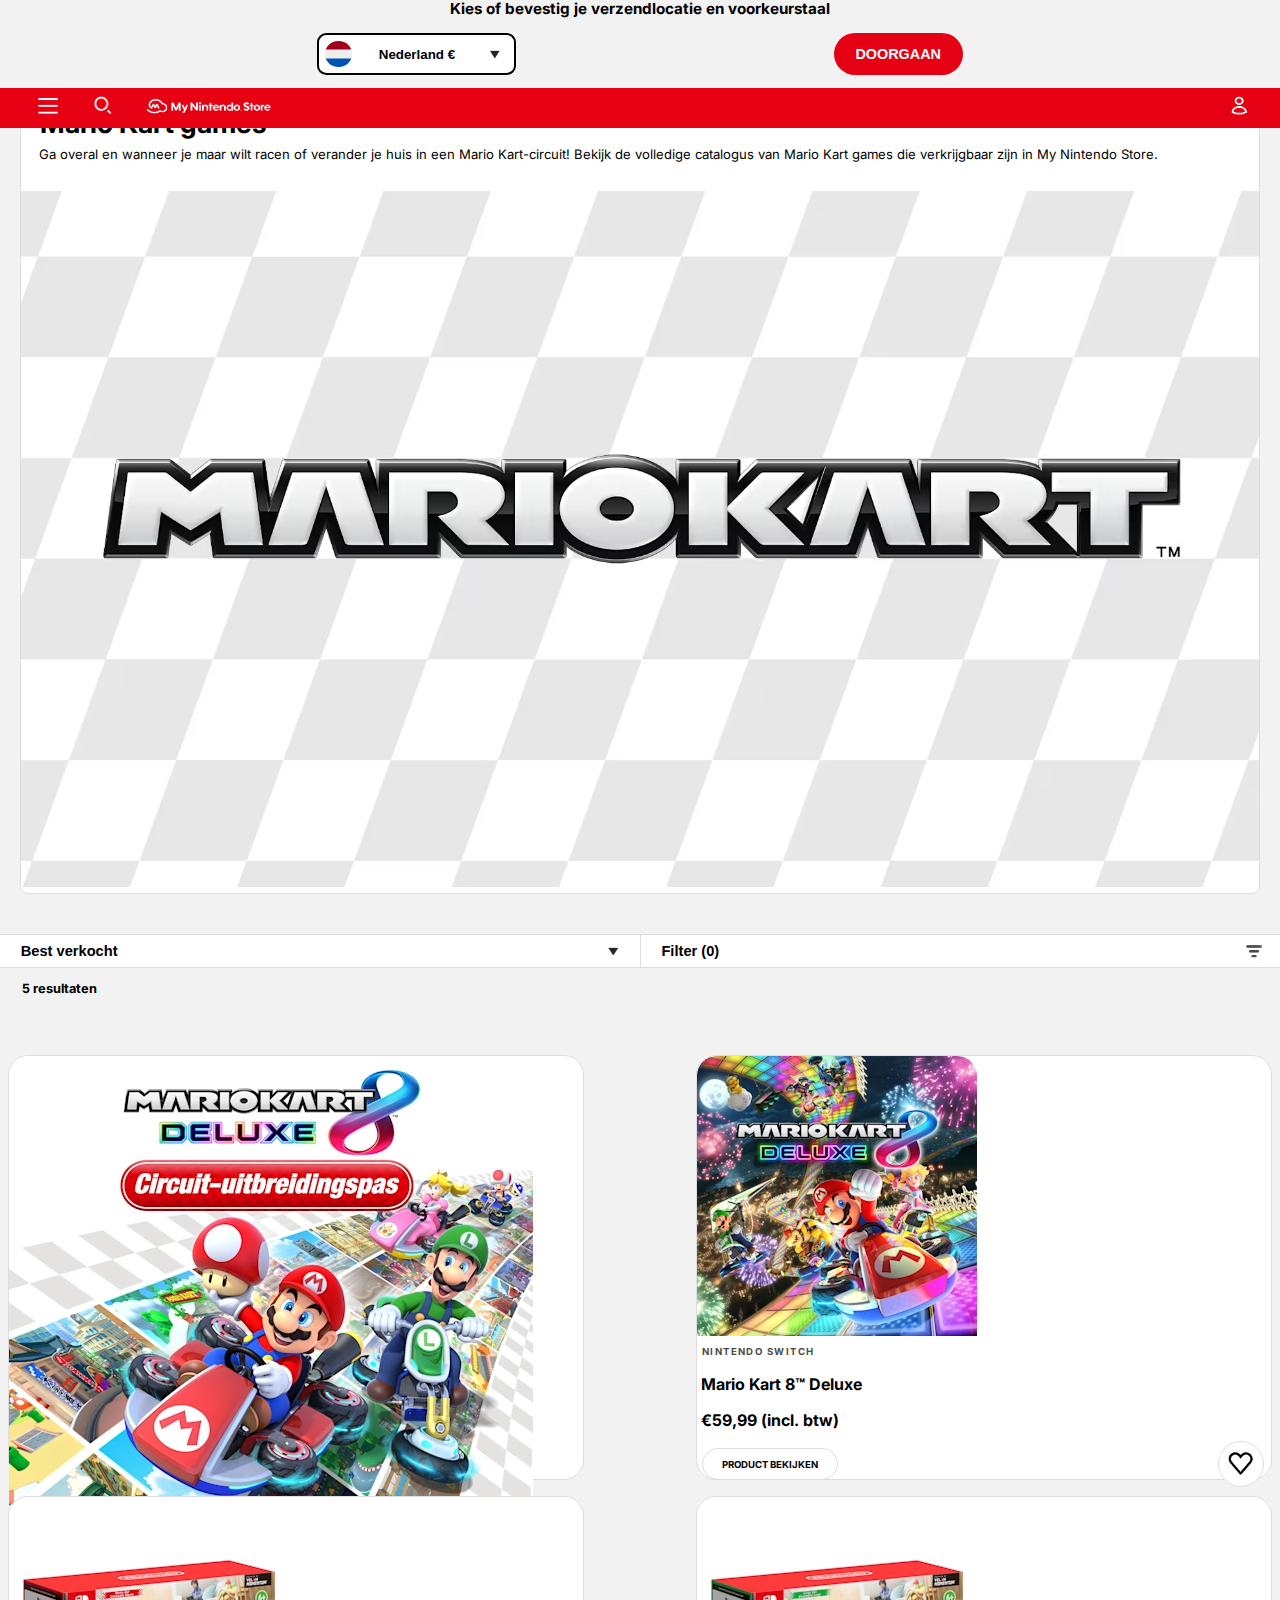
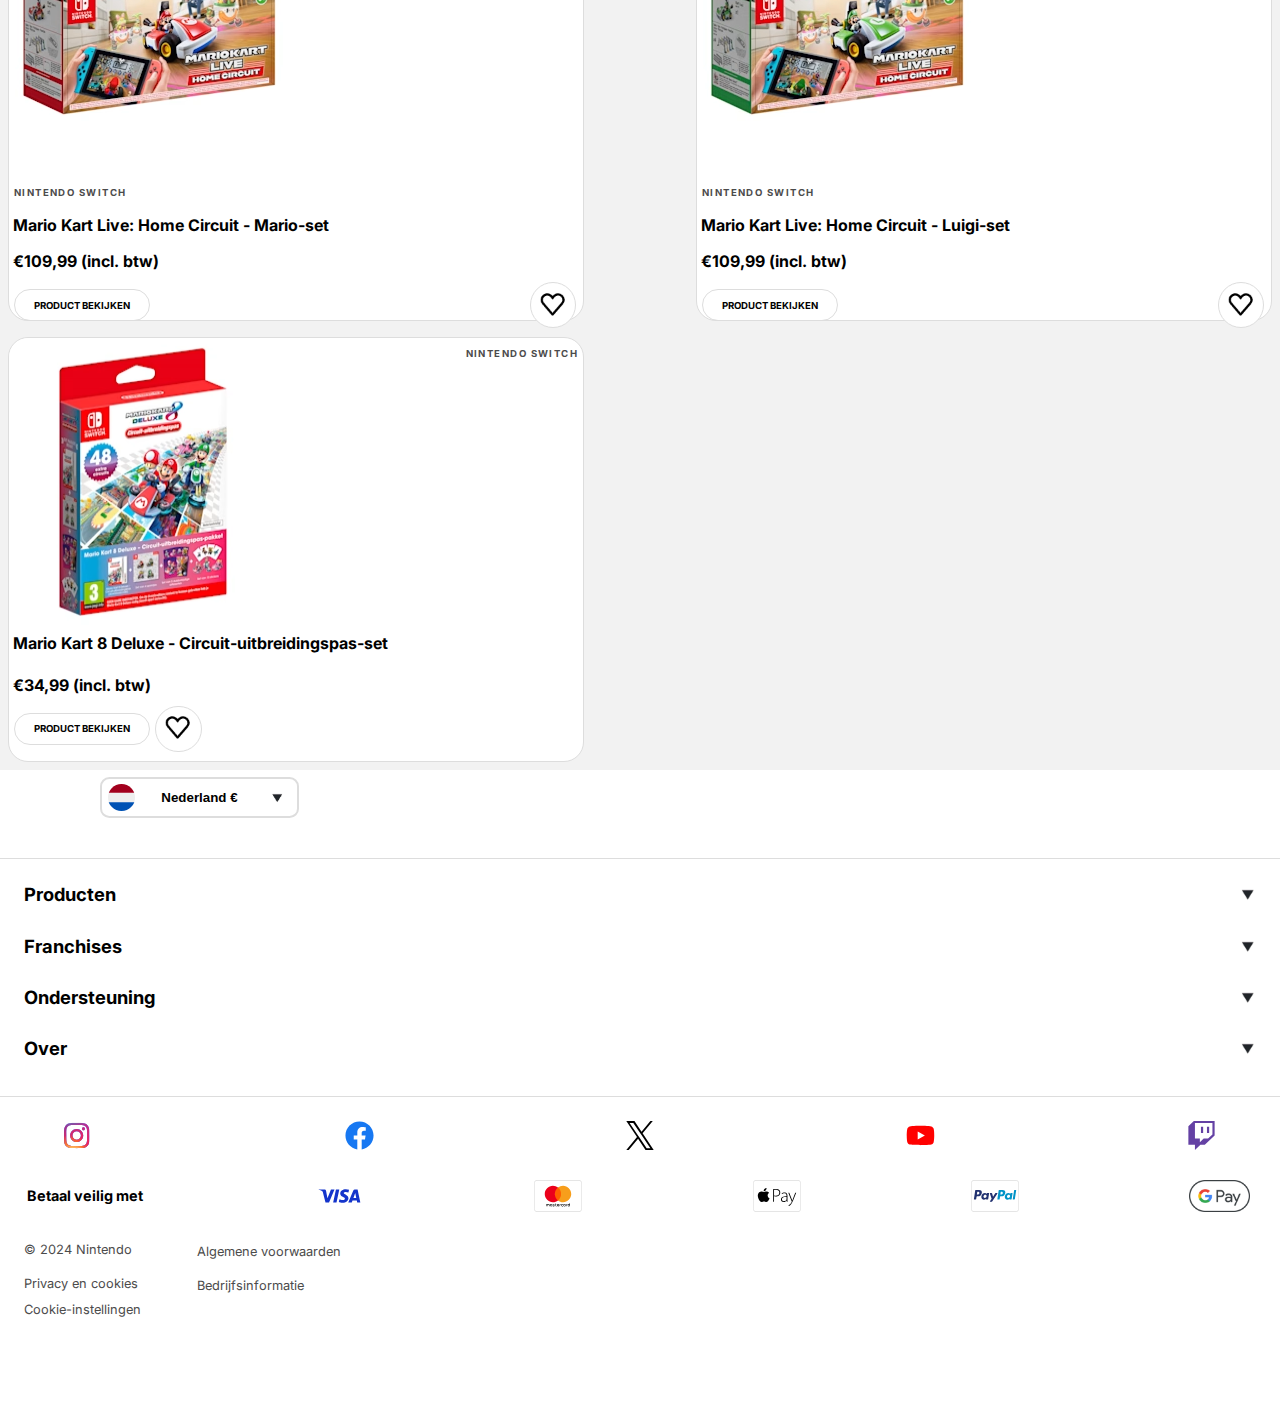
<file: index.html>
<!DOCTYPE html>
<html lang="nl">

<head>
	<meta charset="UTF-8">
	<meta name="author" content="Mart Roskam">
	<meta name="viewport" content="width=device-width, initial-scale=1">

	<title>Mario Kart overzichtpagina</title>

	<link href="styles/style.css" rel="stylesheet">
	<link rel="icon" type="image/svg+xml" href="images/favicon.png">
	<!-- Bron: https://store.nintendo.nl/nl/games/shop-by-franchise/mario-kart-games?sort=top-sellers-->
</head>

<body>
	<header>
		<section id="verdwijnHeader">
			<p>Kies of bevestig je verzendlocatie en voorkeurstaal</p>
			<div>
				<div class="dropdown-container">
					<button id="toggleButton" aria-label="Land selecteren">
						<img src="images/nl.svg" alt="Nederlandse vlag">
						<!-- Bron: https://store.nintendo.nl/nl/games/shop-by-franchise/mario-kart-games?sort=top-sellers-->
						<span>Nederland €</span>
						<img src="images/arrowdown.png" alt="Dropdown menu" class="arrowIcon">
						<!-- Bron: https://store.nintendo.nl/nl/games/shop-by-franchise/mario-kart-games?sort=top-sellers-->
					</button>
					<p id="dropdownContent" class="hidden">Meer opties...</p>
				</div>
				<div>
					<button id="doorgaanKnop">Doorgaan</button>
				</div>
			</div>
		</section>
		<nav>
			<button><img src="images/hamburgericon.png" alt="Menu" id="hamburgerButton"></button>
			<!-- Bron: https://store.nintendo.nl/nl/games/shop-by-franchise/mario-kart-games?sort=top-sellers-->
			<button><img src="images/searchicon.png" alt="Zoeken"></button>
			<!-- Bron: https://store.nintendo.nl/nl/games/shop-by-franchise/mario-kart-games?sort=top-sellers-->
			<a href="nintendohome.html"><img src="images/mynintendostorelogo.png" alt="Home"></a>
			<!-- Bron: https://www.nintendo.com/en-gb/My-Nintendo-Store/Legal/Terms-of-Delivery-1361209.html-->
			<button><img src="images/profileicon.png" alt="Naar profiel"></button>
			<!-- Bron: https://store.nintendo.nl/nl/games/shop-by-franchise/mario-kart-games?sort=top-sellers-->
		</nav>
		<div id="popupMenu" class="popup hidden">
			<div class="popup-content">
				<div>
					<h2>Menu</h2>
					<span id="closePopup" class="close">&times;</span>
				</div>
				<div>
					<ul>
						<li><a href="nieuw.html"><span>Nieuw</span> <img src="images/arrowright.png" alt="Open submenu"></a></li>
						<li><a href="spelsystemen.html"><span>Spelsystemen</span> <img src="images/arrowright.png" alt="Open submenu"></a></li>
						<li><a href="games.html"><span>Games</span> <img src="images/arrowright.png" alt="Open submenu"></a></li>
						<li><a href="merchandise.html"><span>Merchandise</span> <img src="images/arrowright.png" alt="Open submenu"></a></li>
						<li><a href="franchises.html"><span>Franchises</span> <img src="images/arrowright.png" alt="Open submenu"></a></li>
						<!-- Bron: https://store.nintendo.nl/nl/games/shop-by-franchise/mario-kart-games?sort=top-sellers-->
					</ul>
				</div>
				<div>
					<ul>
						<li><a href="account.html">Mijn account</a></li>
						<li><a href="verlanglijst.html">Verlanglijst</a></li>
						<li><a href="mijnbestellingen.html">Mijn bestellingen</a></li>
						<li><a href="hulpenveelgesteldevragen.html">Hulp en veelgestelde vragen</a></li>
					</ul>
				</div>
			</div>
		</div>
	</header>
	<main id="indexmain">
		<section>
			<div>
				<img src="images/arrowleft.png" alt="Terug naar winkelen op franchise">
				<!-- Bron: https://store.nintendo.nl/nl/games/shop-by-franchise/mario-kart-games?sort=top-sellers-->
				<a href="franchise.html" aria-label="Terug naar franchises">Winkelen op franchise</a>
			</div>
			<div>
				<h1>Mario Kart games</h1>
				<p>Ga overal en wanneer je maar wilt racen of verander je huis in een Mario Kart-circuit! Bekijk de
					volledige catalogus van Mario Kart games die verkrijgbaar zijn in My Nintendo Store.</p>
				<img src="images/mariokartgrijs.avif" alt="Logo van de Mario Kart game">
				<!-- Bron: https://store.nintendo.nl/nl/games/shop-by-franchise/mario-kart-games?sort=top-sellers-->
			</div>
			<div>
				<button aria-label="Sorteren op">
					<span>Best verkocht</span>
					<img src="images/arrowdown.png" alt="Dropdown menu">
					<!-- Bron: https://store.nintendo.nl/nl/games/shop-by-franchise/mario-kart-games?sort=top-sellers-->
				</button>
				<button aria-label="Filteren op">
					<span>Filter (0)</span>
					<img src="images/filtericon.png" alt="Filteren">
					<!-- Bron: https://store.nintendo.nl/nl/games/shop-by-franchise/mario-kart-games?sort=top-sellers-->
				</button>
			</div>
			<div>
				<p>5 resultaten</p>
			</div>
		</section>
		<section>
			<section class="card">
				<img src="images/circuituitbreidingpas.png" alt="Cover van de uitbreidingpas voor Mario Kart 8">
				<!-- Bron: https://store.nintendo.nl/nl/games/shop-by-franchise/mario-kart-games?sort=top-sellers-->
				<p>Nintendo Switch</p>
				<h2>Mario Kart 8 Deluxe – Circuit uitbreidingspas</h2>
				<div>
					<h2>€24,99 (incl. btw)</h2>
					<div>
						<a href="mariokartdeluxe8uitbreidingpas.html" aria-label="Mario kart 8 Deluxe uitbreidingspas product bekijken">Product bekijken</a>
						<button>
							<img src="images/hearticon.png" alt="Mario kart 8 Deluxe uitbreidingspas toevoegen aan favorieten">
							<!-- Bron: https://store.nintendo.nl/nl/games/shop-by-franchise/mario-kart-games?sort=top-sellers-->
						</button>
					</div>
				</div>
			</section>
			<section class="card">
				<img src="images/mariokart8deluxe.png" alt="Cover van Mario Kart 8 Deluxe">
				<!-- Bron: https://store.nintendo.nl/nl/games/shop-by-franchise/mario-kart-games?sort=top-sellers-->
				<p>Nintendo Switch</p>
				<h2>Mario Kart 8™ Deluxe</h2>
				<div>
					<h2>€59,99 (incl. btw)</h2>
					<div>
						<a href="mariokart8deluxe.html" aria-label="Mario kart 8 Deluxe product bekijken">Product bekijken</a>
						<button>
							<img src="images/hearticon.png" alt="Mario kart 8 Deluxe toevoegen aan favorieten">
							<!-- Bron: https://store.nintendo.nl/nl/games/shop-by-franchise/mario-kart-games?sort=top-sellers-->
						</button>
					</div>
				</div>
			</section>
			<section class="card">
				<img src="images/marioset.png" alt="Doos van de mario kart thuisset (mario versie)">
				<!-- Bron: https://store.nintendo.nl/nl/games/shop-by-franchise/mario-kart-games?sort=top-sellers-->
				<p>Nintendo Switch</p>
				<h2>Mario Kart Live: Home Circuit - Mario-set</h2>
				<div>
					<h2>€109,99 (incl. btw)</h2>
					<div>
						<a href="mariokartthuissetmario.html" aria-label="Mario kart live home circuit mario set product bekijken">Product bekijken</a>
						<button>
							<img src="images/hearticon.png" alt="Mario kart live home circuit mario set toevoegen aan favorieten">
							<!-- Bron: https://store.nintendo.nl/nl/games/shop-by-franchise/mario-kart-games?sort=top-sellers-->
						</button>
					</div>
				</div>
			</section>
			<section class="card">
				<img src="images/luigiset.png" alt="Doos van de mario kart thuisset (luigi versie)">
				<!-- Bron: https://store.nintendo.nl/nl/games/shop-by-franchise/mario-kart-games?sort=top-sellers-->
				<p>Nintendo Switch</p>
				<h2>Mario Kart Live: Home Circuit - Luigi-set</h2>
				<div>
					<h2>€109,99 (incl. btw)</h2>
					<div>
						<a href="mariokartthuissetluigi.html" aria-label="Mario kart live home circuit luigi set product bekijken">Product bekijken</a>
						<button>
							<img src="images/hearticon.png" alt="Mario kart live home circuit luigi set toevoegen aan favorieten">
							<!-- Bron: https://store.nintendo.nl/nl/games/shop-by-franchise/mario-kart-games?sort=top-sellers-->
						</button>
					</div>
				</div>
			</section>
			<section class="card">
				<img src="images/uitbreidingspasset.png" alt="Doos van van de uitbreidingset">
				<!-- Bron: https://store.nintendo.nl/nl/games/shop-by-franchise/mario-kart-games?sort=top-sellers-->
				<p>Nintendo Switch</p>
				<h2>Mario Kart 8 Deluxe - Circuit-uitbreidingspas-set</h2>
				<div>
					<h2>€34,99 (incl. btw)</h2>
					<div>
						<a href="mariokartdeluxe8uitbreidingpasset.html" aria-label="Mario kart 8 Deluxe uitbreidingspasset product bekijken">Product bekijken</a>
						<button>
							<img src="images/hearticon.png" alt="Mario kart 8 Deluxe uitbreidingspasset toevoegen aan favorieten">
							<!-- Bron: https://store.nintendo.nl/nl/games/shop-by-franchise/mario-kart-games?sort=top-sellers-->
						</button>
					</div>
				</div>
			</section>
		</section>
	</main>
	<footer>
		<div>
			<button aria-label="Land selecteren">
				<img src="images/nl.svg" alt="Nederlandse vlag">
				<!-- Bron: https://store.nintendo.nl/nl/games/shop-by-franchise/mario-kart-games?sort=top-sellers-->
				<span>Nederland €</span>
				<img src="images/arrowdown.png" alt="Dropdown menu">
				<!-- Bron: https://store.nintendo.nl/nl/games/shop-by-franchise/mario-kart-games?sort=top-sellers-->
			</button>
		</div>
		<details>
			<summary>
				<span>Producten</span>
				<img src="images/arrowdown.png" alt="Dropdown menu">
			</summary>
			<ul>
				<li><a href="steljeeigennintendoswitchspelsysteembundelsamen.html">Stel je eigen Nintendo-Switch-spelsysteembundel samen</a></li>
				<li><a href="nintendoswitchspelsystemen.html">Nintendo Switch-spelsystemen</a></li>
				<li><a href="nintendoswitchgames.html">Nintendo Switch-games</a></li>
				<li><a href="nieuwstereleases.html">Nieuwste releases</a></li>
				<li><a href="mynintendobeloningen.html">My nintendo-beloningen</a></li>
				<li><a href="exclusiefvoormynintendostore.html">Exclusief voor My Nintendo Store</a></li>
			</ul>
		</details>
		<details>
			<summary>
				<span>Franchises</span>
				<img src="images/arrowdown.png" alt="Dropdown menu">
				<!-- Bron: https://store.nintendo.nl/nl/games/shop-by-franchise/mario-kart-games?sort=top-sellers-->
			</summary>
			<ul>
				<li><a href="supermario.html">Super Mario</a></li>
				<li><a href="pokemon.html">Pokemon</a></li>
				<li><a href="thelegendofzelda.html">The Legend Of Zelda</a></li>
				<li><a href="animalcrossing.html">Animal Crossing</a></li>
				<li><a href="splatoon.html">Splatoon</a></li>
				<li><a href="mariokart.html">Mario Kart</a></li>
				<li><a href="monsterhunter.html">Monster Hunter</a></li>
			</ul>
		</details>
		<details>
			<summary>
				<span>Ondersteuning</span>
				<img src="images/arrowdown.png" alt="Dropdown menu">
				<!-- Bron: https://store.nintendo.nl/nl/games/shop-by-franchise/mario-kart-games?sort=top-sellers-->
			</summary>
			<ul>
				<li><a href="hulpenveelgesteldevragen.html">Hulp en veelgestelde vragen</a></li>
			</ul>
		</details>
		<details>
			<summary>
				<span>Over</span>
				<img src="images/arrowdown.png" alt="Dropdown menu">
				<!-- Bron: https://store.nintendo.nl/nl/games/shop-by-franchise/mario-kart-games?sort=top-sellers-->
			</summary>
			<ul>
				<li><a href="mynintendostore.html">My Nintendo Store</a></li>
				<li><a href="mynintendo.html">My Nintendo</a></li>
				<li><a href="nintendonl.html">Nintendo.nl</a></li>
				<li><a href="vacatures.html">Vacatures</a></li>
			</ul>
		</details>
		<nav>
			<ul>
				<li><a href="instagram.html"><img src="images/instagram.svg" alt="Instagram van nintendo"></a></li>
				<!-- Bron: https://store.nintendo.nl/nl/games/shop-by-franchise/mario-kart-games?sort=top-sellers-->
				<li><a href="facebook.html"><img src="images/facebook.svg" alt="Facebook van nintendo"></a></li>
				<!-- Bron: https://store.nintendo.nl/nl/games/shop-by-franchise/mario-kart-games?sort=top-sellers-->
				<li><a href="twitter.html"><img src="images/twitter.svg" alt="Twitter van nintendo"></a></li>
				<!-- Bron: https://store.nintendo.nl/nl/games/shop-by-franchise/mario-kart-games?sort=top-sellers-->
				<li><a href="youtube.html"><img src="images/youtube.svg" alt="Youtube van nintendo"></a></li>
				<!-- Bron: https://store.nintendo.nl/nl/games/shop-by-franchise/mario-kart-games?sort=top-sellers-->
				<li><a href="twitch.html"><img src="images/twitch.svg" alt="Twitch van nintendo"></a></li>
				<!-- Bron: https://store.nintendo.nl/nl/games/shop-by-franchise/mario-kart-games?sort=top-sellers-->
			</ul>
		</nav>
		<div>
			<p>Betaal veilig met</p>
			<img src="images/visa.svg" alt="Logo van visa">
			<!-- Bron: https://store.nintendo.nl/nl/games/shop-by-franchise/mario-kart-games?sort=top-sellers-->
			<img src="images/mastercard.svg" alt="Logo van mastercard">
			<!-- Bron: https://store.nintendo.nl/nl/games/shop-by-franchise/mario-kart-games?sort=top-sellers-->
			<img src="images/apple-pay.svg" alt="Logo van apple pay">
			<!-- Bron: https://store.nintendo.nl/nl/games/shop-by-franchise/mario-kart-games?sort=top-sellers-->
			<img src="images/paypal.svg" alt="Logo van paypal">
			<!-- Bron: https://store.nintendo.nl/nl/games/shop-by-franchise/mario-kart-games?sort=top-sellers-->
			<img src="images/google-pay.png" alt="Logo van google pay">
			<!-- Bron: https://store.nintendo.nl/nl/games/shop-by-franchise/mario-kart-games?sort=top-sellers-->
		</div>
		<nav>
			<ul>
				<li><p>© 2024 Nintendo</p></li>
				<li><a href="privacy.html">Privacy en cookies</a></li>
				<li><a href="cookiesettings.html">Cookie-instellingen</a></li>
			</ul>
			<ul>
				<li><a href="algemenevoorwaarden.html">Algemene voorwaarden</a></li>
				<li><a href="bedrijfsinformatie.html">Bedrijfsinformatie</a></li>
			</ul>
		</nav>
	</footer>

	<script defer src="scripts/script.js"></script>
</body>

</html>
</file>
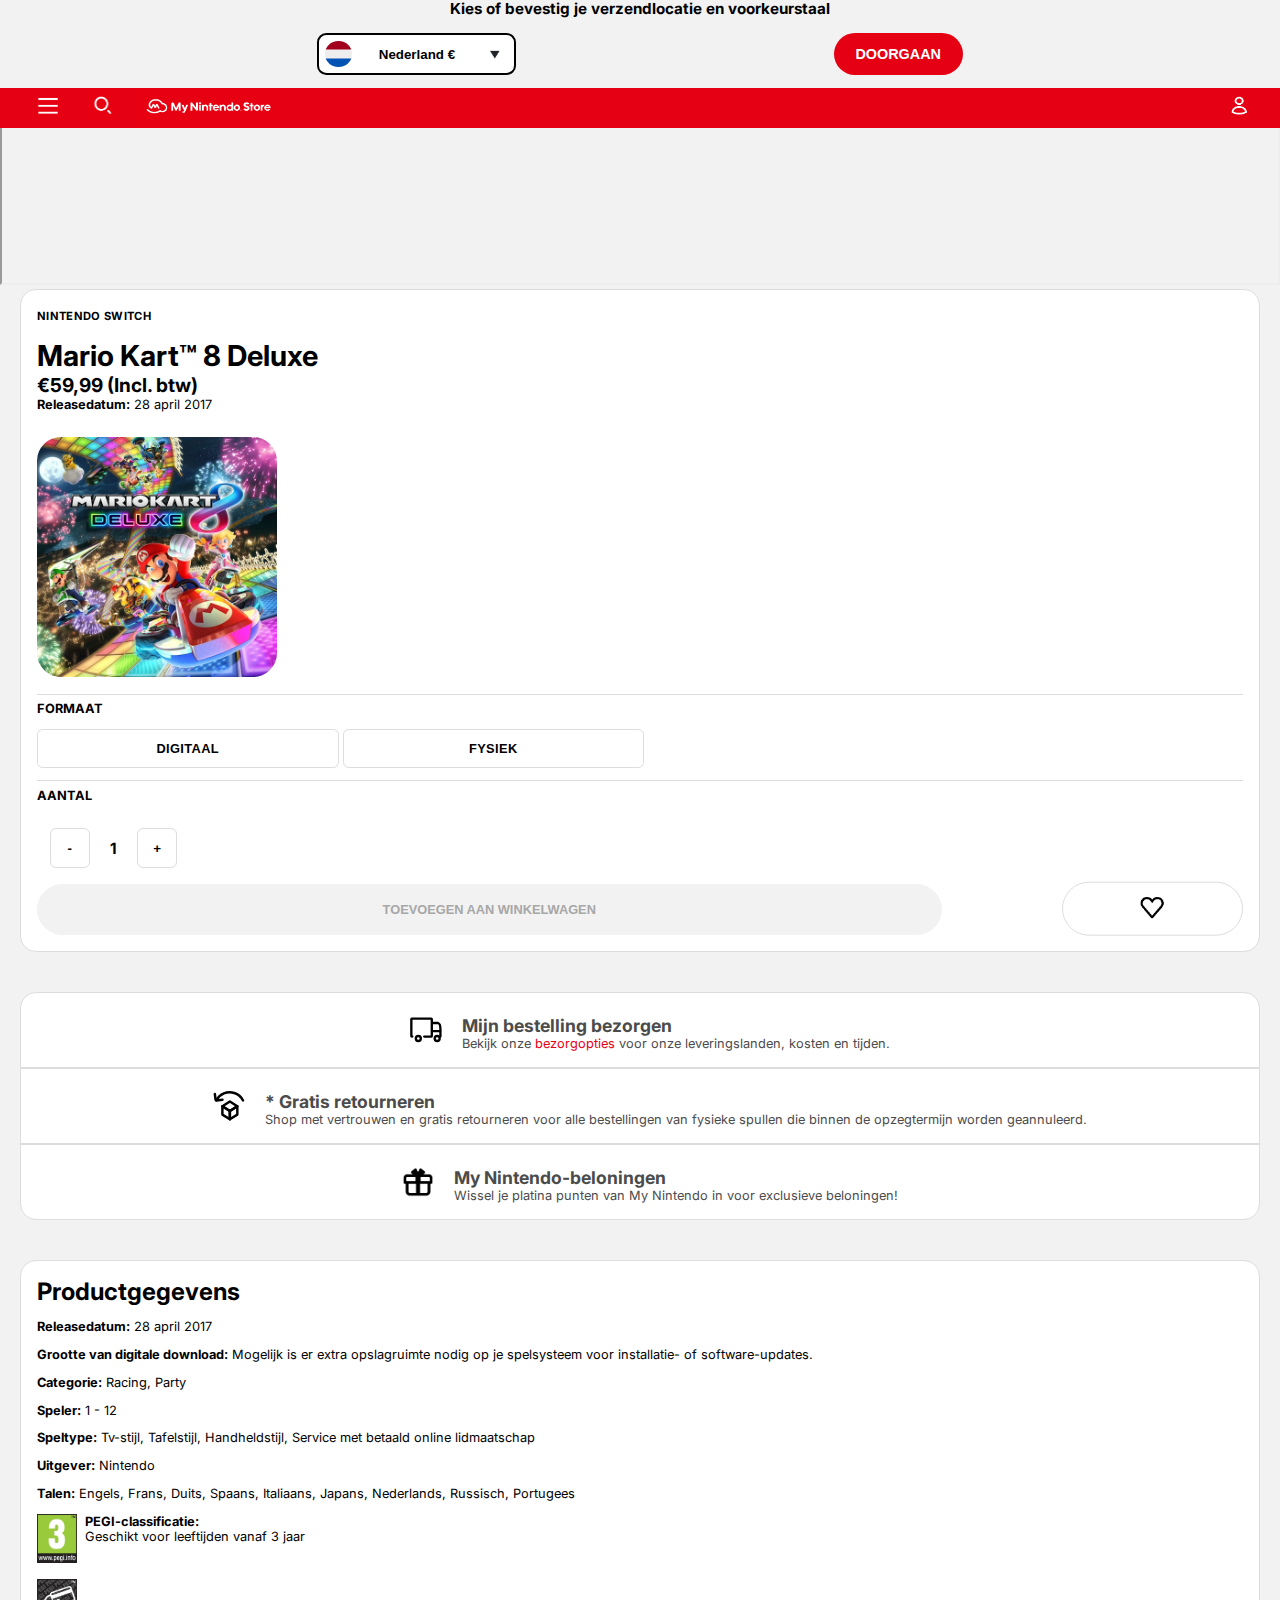
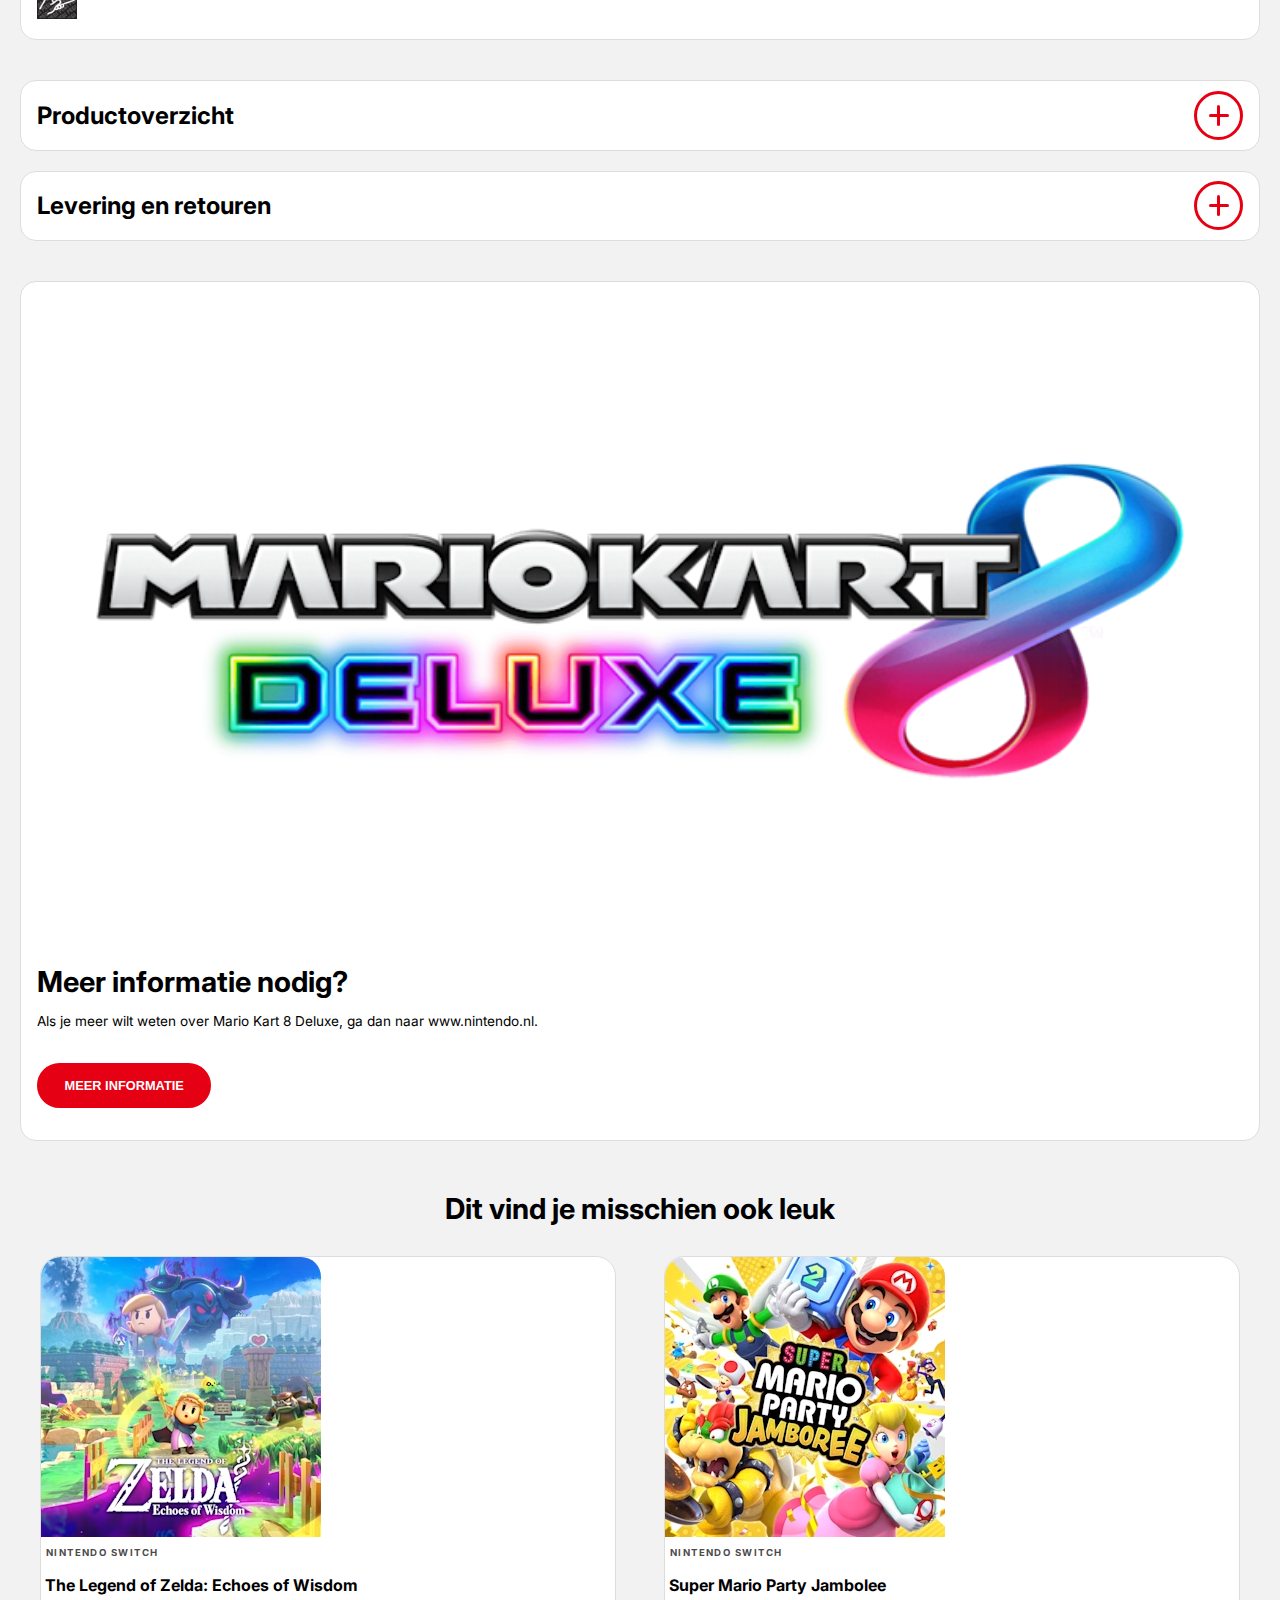
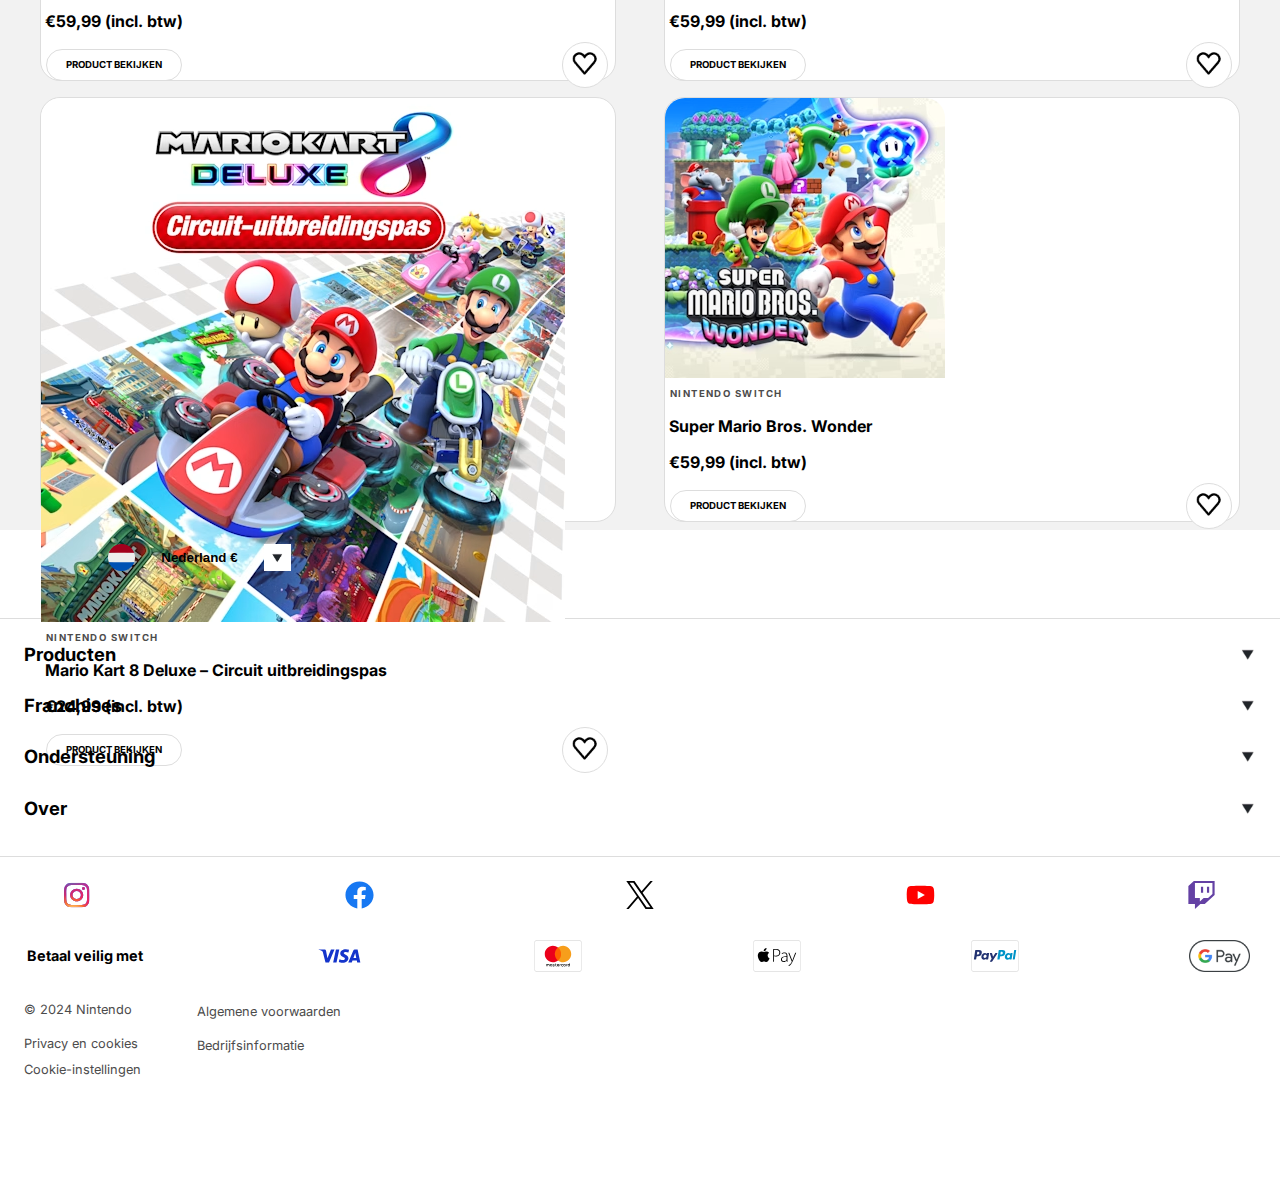
<file: mariokart8deluxe.html>
<!DOCTYPE html>
<html lang="nl">

<head>
	<meta charset="UTF-8">
	<meta name="author" content="Mart Roskam">
	<meta name="viewport" content="width=device-width, initial-scale=1">

	<title>Mario Kart 8 Deluxe pagina</title>

	<link href="styles/style.css" rel="stylesheet">
	<link rel="icon" type="image/svg+xml" href="images/favicon.png">
	<!-- Bron: https://store.nintendo.nl/nl/games/shop-by-franchise/mario-kart-games?sort=top-sellers-->
</head>

<body>
    <header>
		<section id="verdwijnHeader">
			<p>Kies of bevestig je verzendlocatie en voorkeurstaal</p>
			<div>
				<div class="dropdown-container">
					<button id="toggleButton" aria-label="Land selecteren">
						<img src="images/nl.svg" alt="Nederlandse vlag">
						<!-- Bron: https://store.nintendo.nl/nl/games/shop-by-franchise/mario-kart-games?sort=top-sellers-->
						<span>Nederland €</span>
						<img src="images/arrowdown.png" alt="Dropdown menu" class="arrowIcon">
						<!-- Bron: https://store.nintendo.nl/nl/games/shop-by-franchise/mario-kart-games?sort=top-sellers-->
					</button>
					<p id="dropdownContent" class="hidden">Meer opties...</p>
				</div>
				<div>
					<button id="doorgaanKnop">Doorgaan</button>
				</div>
			</div>
		</section>
		<nav>
			<button><img src="images/hamburgericon.png" alt="Menu" id="hamburgerButton"></button>
			<!-- Bron: https://store.nintendo.nl/nl/games/shop-by-franchise/mario-kart-games?sort=top-sellers-->
			<button><img src="images/searchicon.png" alt="Zoeken"></button>
			<!-- Bron: https://store.nintendo.nl/nl/games/shop-by-franchise/mario-kart-games?sort=top-sellers-->
			<a href="nintendohome.html"><img src="images/mynintendostorelogo.png" alt="Home"></a>
			<!-- Bron: https://www.nintendo.com/en-gb/My-Nintendo-Store/Legal/Terms-of-Delivery-1361209.html-->
			<button><img src="images/profileicon.png" alt="Profiel"></button>
			<!-- Bron: https://store.nintendo.nl/nl/games/shop-by-franchise/mario-kart-games?sort=top-sellers-->
		</nav>
		<div id="popupMenu" class="popup hidden">
			<div class="popup-content">
				<div>
					<h2>Menu</h2>
					<span id="closePopup" class="close">&times;</span>
				</div>
				<div>
					<ul>
						<li><a href="nieuw.html"><span>Nieuw</span> <img src="images/arrowright.png" alt="Open submenu"></a></li>
						<li><a href="spelsystemen.html"><span>Spelsystemen</span> <img src="images/arrowright.png" alt="Open submenu"></a></li>
						<li><a href="games.html"><span>Games</span> <img src="images/arrowright.png" alt="Open submenu"></a></li>
						<li><a href="merchandise.html"><span>Merchandise</span> <img src="images/arrowright.png" alt="Open submenu"></a></li>
						<li><a href="franchises.html"><span>Franchises</span> <img src="images/arrowright.png" alt="Open submenu"></a></li>
						<!-- Bron: https://store.nintendo.nl/nl/games/shop-by-franchise/mario-kart-games?sort=top-sellers-->
					</ul>
				</div>
				<div>
					<ul>
						<li><a href="account.html">Mijn account</a></li>
						<li><a href="verlanglijst.html">Verlanglijst</a></li>
						<li><a href="mijnbestellingen.html">Mijn bestellingen</a></li>
						<li><a href="hulpenveelgesteldevragen.html">Hulp en veelgestelde vragen</a></li>
					</ul>
				</div>
			</div>
		</div>
	</header>
	<main id="mariokart8deluxemain">
		<section>
			<div>
				<img src="images/arrowleft.png" alt="Terug naar games">
				<!-- Bron: https://store.nintendo.nl/nl/games/shop-by-franchise/mario-kart-games?sort=top-sellers-->
				<a href="index.html" aria-label="Terug naar games">Games</a>
			</div>
			<div>
				<iframe src="https://www.youtube.com/embed/HYEAQcHo9HA?si=zLvEVtJHi4kk8y9D" aria-label="Trailer Mario Kart 8 Deluxe" title="Mario Kart video player" allow="accelerometer; autoplay; clipboard-write; encrypted-media; gyroscope; picture-in-picture; web-share" referrerpolicy="strict-origin-when-cross-origin" allowfullscreen></iframe>
				<!--Bron: https://www.youtube.com/watch?v=HYEAQcHo9HA&ab_channel=NintendoNederland-->
			</div>
			<div>
				<p>Nintendo Switch</p>
				<h1>Mario Kart™ 8 Deluxe</h1>
				<h2>€59,99 (Incl. btw)</h2>
				<p><span>Releasedatum:</span> 28 april 2017</p>
				<img src="images/mariokartslider1.png" alt="Foto van de mario kart 8 deluxe game">
				<!-- https://store.nintendo.nl/nl/mario-kart-8-deluxe-70010000000126 -->
				<p>Formaat</p>
				<button class="mariokart8button" aria-label="Digitale versie van Mario Kart 8 Deluxe">Digitaal</button>
				<button class="mariokart8button" aria-label="Fysieke versie van Mario Kart 8 Deluxe">Fysiek</button>
				<p>Aantal</p>
				<div>
					<button aria-label="Aantal producten verlagen met 1">-</button>
					<p>1</p>
					<button aria-label="Aantal producten verhogen met 1">+</button>
				</div>
				<div>
					<button aria-label="Mario Kart 8 Deluxe toevoegen aan winkelwagen">Toevoegen aan winkelwagen</button>
					<button><img src="images/hearticon.png" alt="Mario Kart 8 Deluxe toevoegen aan favorieten"></button>
					<!-- Bron: https://store.nintendo.nl/nl/games/shop-by-franchise/mario-kart-games?sort=top-sellers-->
				</div>
			</div>
		</section>
		<section>
			<div>
				<img src="images/deliveryicon.svg" alt="Postbezorger bus icon">
				<!-- https://store.nintendo.nl/nl/mario-kart-8-deluxe-70010000000126 -->
				<div>
					<h3>Mijn bestelling bezorgen</h3>
					<p>Bekijk onze <span>bezorgopties</span> voor onze leveringslanden, kosten en tijden.</p>
				</div>
			</div>
			<div>
				<img src="images/returnicon.svg" alt="Pakketje terugsturen icon">
				<!-- https://store.nintendo.nl/nl/mario-kart-8-deluxe-70010000000126 -->
				<div>
					<h3>* Gratis retourneren</h3>
					<p>Shop met vertrouwen en gratis retourneren voor alle bestellingen van fysieke spullen die binnen de opzegtermijn worden geannuleerd.</p>
				</div>
			</div>
			<div>
				<img src="images/rewardicon.png" alt="Cadeau icon">
				<!-- https://store.nintendo.nl/nl/mario-kart-8-deluxe-70010000000126 -->
				<div>
					<h3>My Nintendo-beloningen</h3>
					<p>Wissel je platina punten van My Nintendo in voor exclusieve beloningen!</p>
				</div>
			</div>
		</section>
		<section>
			<h2>Productgegevens</h2>
			<p><span>Releasedatum:</span> 28 april 2017</p>
			<p><span>Grootte van digitale download:</span> Mogelijk is er extra opslagruimte nodig op je spelsysteem voor installatie- of software-updates.</p>
			<p><span>Categorie:</span> Racing, Party</p>
			<p><span>Speler:</span> 1 - 12</p>
			<p><span>Speltype:</span> Tv-stijl, Tafelstijl, Handheldstijl, Service met betaald online lidmaatschap</p>
			<p><span>Uitgever:</span> Nintendo</p>
			<p><span>Talen:</span> Engels, Frans, Duits, Spaans, Italiaans, Japans, Nederlands, Russisch, Portugees</p>
			<div>
			<img src="images/pegi3.png" alt="Geschikt voor kinderen vanaf 3 jaar">
			<!-- https://store.nintendo.nl/nl/mario-kart-8-deluxe-70010000000126 -->
				<div>
					<p><span>PEGI-classificatie:</span></p>
					<p>Geschikt voor leeftijden vanaf 3 jaar</p>
				</div>
			</div>
			<img src="images/pegicard.png" alt="Game bevat in game aankopen">
			<!-- https://store.nintendo.nl/nl/mario-kart-8-deluxe-70010000000126 -->
		</section>
		<section>
			<div>
				<details id="detailsproductoverzicht">
					<summary aria-label="Meer informatie over product">
						<h2>Productoverzicht</h2>
						<img src="images/detailsplus.svg" alt="Dropdown knop">
						<!-- https://store.nintendo.nl/nl/mario-kart-8-deluxe-70010000000126 -->
					</summary>
					<p>Speel tegen je familie op de tv in de huiskamer. Of in het park. Of wanneer je bij vrienden op bezoek bent. Met de Nintendo Switch speel je Mario Kart altijd, overal en met iedereen!</p>
					<p>Maximaal acht spelers kunnen draadloos met elkaar samen spelen in de lokale multiplayerstand. In de tv-stijl of tafelstijl kun je met vier spelers tegen elkaar racen op een gesplitst scherm!</p>
					<p>Maak verbinding met het internet en race tegen spelers van over de hele wereld. Maximaal twaalf spelers kunnen online tegen elkaar racen, waarbij ook twee lokale spelers kunnen deelnemen op dezelfde Nintendo Switch!</p>
					<p>Kijk op amiibo.nintendo.eu voor compatibele amiibo™ en de meest recente informatie.</p>
				</details>
			</div>
			<div>
				<details id="detailsleveringenretouren">
					<summary aria-label="Meer informatie over levering en retouren">
						<h2>Levering en retouren</h2>
						<img src="images/detailsplus.svg" alt="Dropdown dichtklappen knop">
						<!-- https://store.nintendo.nl/nl/mario-kart-8-deluxe-70010000000126 -->
					</summary>
					<h2>Leveringsmogelijkheden</h2>
					<p>My Nintendo Store levert in een groot deel van Europa. Selecteer je land in de onderstaande lijst voor informatie over de verzendkosten en verwachte bezorgtijden.</p>
					<select name="landen selecteren" id="land">
						<option value="Duitsland">Duitsland</option>
						<option value="Nederland">Nederland</option>
						<option value="Italië">Italië</option>
						<option value="Frankrijk">Frankrijk</option>
						<option value="Polen">Polen</option>
						<option value="België">België</option>
						<option value="Spanje">Spanje</option>
						<option value="Portugal">Portugal</option>
					</select>
					<div>
						<img src="images/deliveryicon.svg" alt="Postbezorger bus icon">
						<!-- https://store.nintendo.nl/nl/mario-kart-8-deluxe-70010000000126 -->
						<div>
							<p>Pre-orders voor fysieke artikelen</p>
							<p>Pre-orders voor fysieke artikelen die tot 3 dagen voor releasedag zijn gemaakt, worden geleverd op de releasedag, daarna zijn onze normale leveringsvoorwaarden van toepassing.</p>
						</div>
					</div>
				</details>
			</div>
		</section>
		<section>
			<img src="images/mariokart8deluxelogotransparent.png" alt="Mario Kart 8 Deluxe logo">
			<!-- https://store.nintendo.nl/nl/mario-kart-8-deluxe-70010000000126 -->
			<h2>Meer informatie nodig?</h2>
			<p>Als je meer wilt weten over Mario Kart 8 Deluxe, ga dan naar www.nintendo.nl.</p>
			<button aria-label="Nog meer informatie over Mario Kart 8 Deluxe">Meer informatie</button>
		</section>
		<h3>Dit vind je misschien ook leuk</h3>
		<section>
			<section class="card">
				<img src="images/echoesofwisdom.png" alt="Cover van de Legends of Zelda: Echoes of Wisdom game">
				<!-- https://store.nintendo.nl/nl/mario-kart-8-deluxe-70010000000126 -->
				<p>Nintendo Switch</p>
				<h2>The Legend of Zelda: Echoes of Wisdom</h2>
				<div>
					<h2>€59,99 (incl. btw)</h2>
					<div>
						<a href="echoesofwisdom.html" aria-label="Legends of Zelda: Echoes of Wisdom product bekijken">Product bekijken</a>
						<button>
							<img src="images/hearticon.png" alt="Legends of Zelda: Echoes of Wisdom toevoegen aan favorieten">
							<!-- Bron: https://store.nintendo.nl/nl/games/shop-by-franchise/mario-kart-games?sort=top-sellers-->
						</button>
					</div>
				</div>
			</section>
			<section class="card">
				<img src="images/supermariopartyjambolee.png" alt="Cover van de Super Mario Party Jambolee Game">
				<!-- https://store.nintendo.nl/nl/mario-kart-8-deluxe-70010000000126 -->
				<p>Nintendo Switch</p>
				<h2>Super Mario Party Jambolee</h2>
				<div>
					<h2>€59,99 (incl. btw)</h2>
					<div>
						<a href="supermariopartyjambolee.html" aria-label="Super Mario Party Jambolee product bekijken">Product bekijken</a>
						<button>
							<img src="images/hearticon.png" alt="Super Mario Party Jambolee toevoegen aan favorieten">
							<!-- Bron: https://store.nintendo.nl/nl/games/shop-by-franchise/mario-kart-games?sort=top-sellers-->
						</button>
					</div>
				</div>
			</section>
			<section class="card">
				<img src="images/circuituitbreidingpas.png" alt="Cover van de uitbreidingpas voor Mario Kart 8">
				<!-- Bron: https://store.nintendo.nl/nl/games/shop-by-franchise/mario-kart-games?sort=top-sellers-->
				<p>Nintendo Switch</p>
				<h2>Mario Kart 8 Deluxe – Circuit uitbreidingspas</h2>
				<div>
					<h2>€24,99 (incl. btw)</h2>
					<div>
						<a href="mariokartdeluxe8uitbreidingpas.html" aria-label="Mario kart 8 Deluxe uitbreidingspas product bekijken">Product bekijken</a>
						<button>
							<img src="images/hearticon.png" alt="Mario kart 8 Deluxe uitbreidingspas toevoegen aan favorieten">
							<!-- Bron: https://store.nintendo.nl/nl/games/shop-by-franchise/mario-kart-games?sort=top-sellers-->
						</button>
					</div>
				</div>
			</section>
			<section class="card">
				<img src="images/supermariobroswonder.png" alt="Cover van de Super Mario Bros Wonder game">
				<!-- https://store.nintendo.nl/nl/mario-kart-8-deluxe-70010000000126 -->
				<p>Nintendo Switch</p>
				<h2>Super Mario Bros. Wonder</h2>
				<div>
					<h2>€59,99 (incl. btw)</h2>
					<div>
						<a href="supermariobroswonder.html" aria-label="Super Mario Bros Wonder product bekijken">Product bekijken</a>
						<button>
							<img src="images/hearticon.png" alt="Super Mario Bros Wonder toevoegen aan favorieten">
							<!-- Bron: https://store.nintendo.nl/nl/games/shop-by-franchise/mario-kart-games?sort=top-sellers-->
						</button>
					</div>
				</div>
			</section>
		</section>
	</main>
	<footer>
		<div>
			<button aria-label="Land selecteren">
				<img src="images/nl.svg" alt="Nederlandse vlag">
				<!-- Bron: https://store.nintendo.nl/nl/games/shop-by-franchise/mario-kart-games?sort=top-sellers-->
				<span>Nederland €</span>
				<img src="images/arrowdown.png" alt="Dropdown menu">
				<!-- Bron: https://store.nintendo.nl/nl/games/shop-by-franchise/mario-kart-games?sort=top-sellers-->
			</button>
		</div>
		<details>
			<summary>
				<span>Producten</span>
				<img src="images/arrowdown.png" alt="Dropdown menu">
				<!-- Bron: https://store.nintendo.nl/nl/games/shop-by-franchise/mario-kart-games?sort=top-sellers-->
			</summary>
			<ul>
				<li><a href="steljeeigennintendoswitchspelsysteembundelsamen.html">Stel je eigen Nintendo-Switch-spelsysteembundel samen</a></li>
				<li><a href="nintendoswitchspelsystemen.html">Nintendo Switch-spelsystemen</a></li>
				<li><a href="nintendoswitchgames.html">Nintendo Switch-games</a></li>
				<li><a href="nieuwstereleases.html">Nieuwste releases</a></li>
				<li><a href="mynintendobeloningen.html">My nintendo-beloningen</a></li>
				<li><a href="exclusiefvoormynintendostore.html">Exclusief voor My Nintendo Store</a></li>
			</ul>
		</details>
		<details>
			<summary>
				<span>Franchises</span>
				<img src="images/arrowdown.png" alt="Dropdown menu">
				<!-- Bron: https://store.nintendo.nl/nl/games/shop-by-franchise/mario-kart-games?sort=top-sellers-->
			</summary>
			<ul>
				<li><a href="supermario.html">Super Mario</a></li>
				<li><a href="pokemon.html">Pokemon</a></li>
				<li><a href="thelegendofzelda.html">The Legend Of Zelda</a></li>
				<li><a href="animalcrossing.html">Animal Crossing</a></li>
				<li><a href="splatoon.html">Splatoon</a></li>
				<li><a href="mariokart.html">Mario Kart</a></li>
				<li><a href="monsterhunter.html">Monster Hunter</a></li>
			</ul>
		</details>
		<details>
			<summary>
				<span>Ondersteuning</span>
				<img src="images/arrowdown.png" alt="Dropdown menu">
				<!-- Bron: https://store.nintendo.nl/nl/games/shop-by-franchise/mario-kart-games?sort=top-sellers-->
			</summary>
			<ul>
				<li><a href="hulpenveelgesteldevragen.html">Hulp en veelgestelde vragen</a></li>
			</ul>
		</details>
		<details>
			<summary>
				<span>Over</span>
				<img src="images/arrowdown.png" alt="Dropdown menu">
				<!-- Bron: https://store.nintendo.nl/nl/games/shop-by-franchise/mario-kart-games?sort=top-sellers-->
			</summary>
			<ul>
				<li><a href="mynintendostore.html">My Nintendo Store</a></li>
				<li><a href="mynintendo.html">My Nintendo</a></li>
				<li><a href="nintendonl.html">Nintendo.nl</a></li>
				<li><a href="vacatures.html">Vacatures</a></li>
			</ul>
		</details>
		<nav>
			<ul>
				<li><a href="instagram.html"><img src="images/instagram.svg" alt="Instagram van nintendo"></a></li>
				<!-- Bron: https://store.nintendo.nl/nl/games/shop-by-franchise/mario-kart-games?sort=top-sellers-->
				<li><a href="facebook.html"><img src="images/facebook.svg" alt="Facebook van nintendo"></a></li>
				<!-- Bron: https://store.nintendo.nl/nl/games/shop-by-franchise/mario-kart-games?sort=top-sellers-->
				<li><a href="twitter.html"><img src="images/twitter.svg" alt="Twitter van nintendo"></a></li>
				<!-- Bron: https://store.nintendo.nl/nl/games/shop-by-franchise/mario-kart-games?sort=top-sellers-->
				<li><a href="youtube.html"><img src="images/youtube.svg" alt="Youtube van nintendo"></a></li>
				<!-- Bron: https://store.nintendo.nl/nl/games/shop-by-franchise/mario-kart-games?sort=top-sellers-->
				<li><a href="twitch.html"><img src="images/twitch.svg" alt="Twitch van nintendo"></a></li>
				<!-- Bron: https://store.nintendo.nl/nl/games/shop-by-franchise/mario-kart-games?sort=top-sellers-->
			</ul>
		</nav>
		<div>
			<p>Betaal veilig met</p>
			<img src="images/visa.svg" alt="Logo van visa">
			<!-- Bron: https://store.nintendo.nl/nl/games/shop-by-franchise/mario-kart-games?sort=top-sellers-->
			<img src="images/mastercard.svg" alt="Logo van mastercard">
			<!-- Bron: https://store.nintendo.nl/nl/games/shop-by-franchise/mario-kart-games?sort=top-sellers-->
			<img src="images/apple-pay.svg" alt="Logo van apple pay">
			<!-- Bron: https://store.nintendo.nl/nl/games/shop-by-franchise/mario-kart-games?sort=top-sellers-->
			<img src="images/paypal.svg" alt="Logo van paypal">
			<!-- Bron: https://store.nintendo.nl/nl/games/shop-by-franchise/mario-kart-games?sort=top-sellers-->
			<img src="images/google-pay.png" alt="Logo van google pay">
			<!-- Bron: https://store.nintendo.nl/nl/games/shop-by-franchise/mario-kart-games?sort=top-sellers-->
		</div>
		<nav>
			<ul>
				<li><p>© 2024 Nintendo</p></li>
				<li><a href="privacy.html">Privacy en cookies</a></li>
				<li><a href="cookiesettings.html">Cookie-instellingen</a></li>
			</ul>
			<ul>
				<li><a href="algemenevoorwaarden.html">Algemene voorwaarden</a></li>
				<li><a href="bedrijfsinformatie.html">Bedrijfsinformatie</a></li>
			</ul>
		</nav>
	</footer>

    <script defer src="scripts/script.js"></script>
</body>

</html>
</file>
<file: styles/style.css>
/**************/
/* CSS REMEDY */
/**************/
@import url('https://fonts.googleapis.com/css2?family=Inter:ital,opsz,wght@0,14..32,100..900;1,14..32,100..900&display=swap');

*, *::after, *::before {
  box-sizing: border-box;
}

/*********************/
/* CUSTOM PROPERTIES */
/*********************/
:root {
	/* Text kleuren */
	--color-text:#000000;
	--color-text2:#4b4b4b;
	--color-text3:#a7a7a7;
	--button-text: #ffffff;

	/* Main kleuren */
	--primary-color:#E60013;
	--border-color: #DDDDDD;
	--focus-border-color: #1111e4;

	/* Achtergrond kleuren */
	--background-color: #ffffff;
	--secondary-background-color: #F2F2F2;
}

@media (prefers-color-scheme: dark) {
:root {
	/* Text kleuren */
	--color-text: #f6f6f6;
	--color-text2: #eaeaeb;
	--color-text3: #dad8d8;
	--button-text: #ffffff;

	/* Main kleuren */
	--primary-color: #E60013; 
	--border-color: #898d90;
	--focus-border-color: #ea00ff;

	/* Achtergrond kleuren */
	--background-color: #2e3032;
	--secondary-background-color: #1a2125; }
	}

/*==================================================INDEX.HTML========================================================*/

html, body {
	margin-left: 0;
	margin-right: 0;
	font-family: 'Inter', sans-serif;
}

/*----------------------------------------------------*/
/* VERZENDSLOCATIE EN VOORKEUSTAAL BOVENAAN DE PAGINA */
/*----------------------------------------------------*/

/* Focus state */
button:focus-visible, a:focus-visible, iframe:focus-visible, summary:focus-visible {
	outline: 0.3em solid var(--focus-border-color);
	outline-offset: 0.25em;
}

/* p bovenaan*/
header {
	position: fixed;
	top: 0;
	width: 100%;
	z-index: 100000;
}

header section {
	background-color: var(--secondary-background-color);
}

header section p:first-child {
	color: var(--color-text);
	text-align: center;
	font-weight: bold;
	font-size: 0.95em;
	margin-top: -0.05em;
}

header > section div {
	display: flex;
	justify-content: space-evenly;
	padding-bottom: 0.4em;
}

/* eerste button */
header section div div:first-of-type button {
	display: flex;
	justify-content: space-between;
	align-items: center;
	font-weight: bold;
	border-style: solid;
	border-radius: 0.7em;
	border-width: 0.15em;
	border-color: var(--color-text);
	padding-top: 0.4em;
	padding-bottom: 0.4em;
	background-color: var(--background-color);
}

header section div div:first-of-type button img:first-of-type {
	height: 2em;
	width: 2em;
	margin-right: 2em;
}

header section div div:first-of-type button img:last-of-type {
	height: 2em;
	width: 2em;
}

header section div div:first-of-type button span {
	color: var(--color-text);
	margin-right: 2em;
}

/* dropdown eerste button */

/* ChatGPT heeft mij geholpen met het schrijven van deze css code */
/* https://chatgpt.com/share/66f921a3-29e8-8004-a5a0-6ed1532b01dc */
/* Prompt: Hoe zorg ik er voor dat wanneer ik op de eerste button in de header klik een p tag met daarin Meer opties.... tevoorschijn komt als een soort box onder de knop. */
.dropdown-container {
	position: relative;
}

#dropdownContent {
	display: none;
	position: absolute;
	top: 100%;
	left: 0;
	background-color: var(--background-color);
	border-style: solid;
	border-color: var(--color-text);
	border-radius: 0.5em;
	border-width: 0.25em;
	padding: 1.3em 0.5em;
	margin-top: -0.6em;
	width: 100%;
	z-index: 1000;
	color: var(--color-text);
	font-size: 0.7em;
	font-weight: bold;
	text-align: center;
}

.hidden {
	display: none;
}

#dropdownContent.visible {
	display: block;
}

.rotated {
	transform: rotate(180deg);
}

/* tweede button */
header section div div:last-of-type button {
	text-align: center;
	font-weight: bold;
	font-size: 0.9em;
	text-transform: uppercase;
	border-radius: 3em;
	padding-left: 1.5em;
	padding-right: 1.5em;
	background-color: var(--primary-color);
	border-color: var(--primary-color);
	color: var(--button-text);
}

/*------------------------------*/
/* NAVIGATIE BOVENAAN DE PAGINA */
/*------------------------------*/

header nav {
	background-color: var(--primary-color);
	width: 100%;
	display: flex;
	align-items: center;
}

header button {
	border-style: none;
	background-color: var(--primary-color);
}

header nav a img {
	height: 2.25em;
	width: 9em;
}

header button img {
	height: 2.25em;
	width: 2.25em;
}

header nav button:first-of-type {
	margin-left: 2em;
	margin-right: 1em;
} 

header nav button:nth-of-type(2) {
	margin-right: 1em;
} 

header nav button:nth-of-type(3) {
	margin-left: auto;
	margin-right: 1.5em;
} 

header nav a {
	margin-right: 1em;
}

/* Hamburgermenu */

/* ChatGPT heeft mij geholpen met het schrijven van deze css code */
/* https://chatgpt.com/share/66f99e85-a728-8004-856a-b1b61eac2103 */
/* Prompt: Hoe maak ik een hamburger menu die opent in een popup wanneer je op de hamburgericon klikt? */
.popup {
    display: none; /* Hidden by default */
    position: fixed; /* Stay in place */
    z-index: 1000; /* Sit on top */
    left: 0;
    top: 0;
    width: 100%; /* Full width */
    height: 100%; /* Full height */
    overflow: auto; /* Enable scroll if needed */
    background-color: rgba(0, 0, 0, 0.5); /* Black w/ opacity */
}

.popup-content {
    background-color: var(--background-color);
    margin: 0.5em;
    border-style: solid;
	border-radius: 1em;
	border-width: 0.1em;
	border-color: var(--border-color);
    width: 80%; /* Could be more or less, depending on screen size */
}

.popup-content div:first-of-type {
	display: flex;
	align-items: center;
	background-color: var(--secondary-background-color);
	border-top-style: solid;
	border-top-left-radius: 1em;
	border-top-right-radius: 1em;
	border-width: 0.1em;
	border-color: var(--border-color);
	border-bottom: var(--border-color);
}

.popup-content div:first-of-type h2 {
	margin-top: 0;
	margin-right: 1em;
	margin-bottom: 0;
	margin-left: 10.5em;
	text-transform: uppercase;
	letter-spacing: 0.05em;
	font-size: 0.8em;
}

.popup-content div:first-of-type span {
	margin-left: auto;
}

.popup-content div:nth-of-type(2) ul {
	padding: 0;
	margin-top: 0;
}

.popup-content div:nth-of-type(2) ul li {
	list-style: none;
	margin-top: 0.7em;
	margin-bottom: 0.7em;
	padding-bottom: 0.7em;
	border-bottom-style: solid;
	border-width: 0.1em;
	border-color: var(--color-text3);
}

.popup-content div:nth-of-type(2) ul li:first-of-type {
	margin-top: 0;
	padding-top: 0.7em;
	border-top-style: solid;
	border-width: 0.1em;
	border-color: var(--color-text3);
}

.popup-content div:nth-of-type(2) ul li a {
	display: flex;
	align-items: center;
	padding-left: 1.3em;
	margin-right: 1em;
	text-decoration: none;
	color: var(--color-text);
	font-weight: bold;
}

.popup-content div:nth-of-type(2) ul li a span {
	margin-right: 1em;
}

.popup-content div:nth-of-type(2) ul li a img {
	margin-left: auto;
	height: 1.5em;
	width: 1.5em;
}

.popup-content div:nth-of-type(3) ul {
	padding: 0;
	margin-top: 1.5em;
	margin-bottom: 12.5em;
}

.popup-content div:nth-of-type(3) ul li {
	list-style: none;
	margin-left: 1.5em;
}

.popup-content div:nth-of-type(3) ul li a {
	text-decoration: none;
	color: var(--color-text);
	line-height: 2em;
	font-size: 0.9em;
}

.close {
    color: var(--color-text);
	margin: 0.5em;
    font-size: 1.6em;
    font-weight: bold;
}

/*------*/
/* MAIN */
/*------*/

main {
	background-color: var(--secondary-background-color);
	margin-top: 2.5em;
}

/* Winkelen op franchise link */
#indexmain > section > div:first-of-type {
	display: flex;
	align-items: center;
	padding-top: 1em;
	padding-left: 1em;
	font-size: 0.8em;
}

#indexmain > section > div:first-of-type img {
	height: 1.5em;
	width: 1.5em;
}

#indexmain > section > div:first-of-type a {
	list-style: none;
	text-decoration: none;
	color: var(--color-text);
}

/* Introductie mario kart games */
#indexmain section > div:nth-of-type(2) {
	display: flex;
	flex-direction: column;
	margin: 1.25em;
	border-style: solid;
	border-radius: 0.5em;
	border-width: 0.1em;
	border-color: var(--border-color);
	background-color: var(--background-color);
}

#indexmain section div:nth-of-type(2) h1 {
	color: var(--color-text);
	margin: 0.5em 0em 0.05em 0.7em;
	font-size: 1.7em;
}

#indexmain section div:nth-of-type(2) p {
	color: var(--color-text);
	margin: 0.35em 1.4em 1em 1.4em;
	font-size: 0.82em;
}

#indexmain section div:nth-of-type(2) img {
	margin-top: 1em;
	margin-bottom: 0.35em;
	width: 100%;
}

/* Sorteer en Filter buttons */
#indexmain section div:nth-of-type(3) {
	display: flex;
	margin-top: 2.5em;
}

#indexmain section div:nth-of-type(3) button {
	display: flex;
	align-items: center;
	border-style: solid;
	border-width: 0.1em 0em 0.1em 0em;
	border-color: var(--border-color);
	background-color: var(--background-color);
	width: 100%;
}

#indexmain section div:nth-of-type(3) button span {
	color: var(--color-text);
	margin: 0.5em 1em;
	font-size: 1.1em;
	font-weight: bold;
}

#indexmain section div:nth-of-type(3) button img {
	margin-left: auto;
	margin-right: 0.5em;
}

#indexmain section div:nth-of-type(3) button:last-of-type {
	border-width: 0.1em 0em 0.1em 0.1em;
}

#indexmain section div:nth-of-type(3) img {
	height: 2em;
	width: 2em;
}

/* Aantal resultaten */
#indexmain section div:last-of-type p  {
	color: var(--color-text);
	align-items: center;
	margin-top: 1em;
	margin-bottom: 4em;
	margin-left: 1.7em;
	font-size: 0.8em;
	font-weight: bold;
}

/* Game cards positionering */
#indexmain section:last-of-type {
    display: flex;
    flex-wrap: wrap;
    justify-content: space-between; 
}

/* Game cards */
.card {
    display: grid;
	grid-template-columns: 1fr; /* Het idee om mijn cards in te delen komt van studentassistent David, hij heeft mij ook geholpen met het schrijven van deze code */
	grid-template-rows: auto auto 1fr;
	margin: 0.5em; 
	width: 45vw;
	height: 425px;
	border-style: solid;
	border-radius: 1.25em;
	border-width: 0.1em;
	border-color: var(--border-color);
	background-color: var(--background-color);
}

.card img {
	border-top: none;
	border-top-left-radius: 1.25em;
	border-top-right-radius: 1.25em;
	border-width: 0.1em;
	max-width: 100%;
}

.card p {
	color: var(--color-text2);
	margin: 1em 0.5em;
	font-size: 0.6em;
	font-weight: bold;
	letter-spacing: 0.15em;
	text-transform: uppercase;
}

.card h2:first-of-type {
	color: var(--color-text);
	margin: 0.5em 0.25em;
	font-size: 1em;
}

.card div h2 {
	color: var(--color-text);
	margin: 3em 0.25em 0.5em 0.25em;
	font-size: 1em;
}

.card a {
	color: var(--color-text);
	text-decoration: none;
	margin: 1em 0.5em;
	padding: 1em 2em;
	border-style: solid;
	border-radius: 5em;
	border-color: var(--border-color);
	border-width: 0.1em;
	font-size: 0.6em;
	font-weight: bold;
	text-transform: uppercase;
	text-align: center;
}

.card div div {
	display: flex;
	justify-content: space-between;
	align-items: center;
	align-self: end;
}

.card button {
	height: 3.5em;
	width: 3.5em;
	margin-right: 0.5em;
	background-color: var(--background-color);
	border-style: solid;
	border-radius: 5em;
	border-color: var(--border-color);
	border-width: 0.1em;
}

.card button img {
	width: 2.25em;
	height: auto;
}

/*--------*/
/* FOOTER */
/*--------*/

footer {
	background-color: var(--background-color);
}

/* Land button bovenaan de footer */
footer details:first-of-type {
	border-top-style: solid;
	border-color: var(--border-color);
	border-width: 0.1em;
	margin-top: 2.5em;
}

footer div:first-of-type button {
	display: flex;
	justify-content: space-between;
	align-items: center;
	font-weight: bold;
	border-style: solid;
	border-radius: 0.7em;
	border-color: var(--border-color);
	padding-top: 0.4em;
	padding-bottom: 0.4em;
	background-color: var(--background-color);
	margin-top: 0.5em;
	margin-right: 7.5em;
	margin-left: 7.5em;
}

footer div:first-of-type button img:first-of-type {
	height: 2em;
	width: 2em;
	margin-right: 2em;
}

footer div:first-of-type button img:last-of-type {
	height: 2em;
	width: 2em;
}

footer div:first-of-type button span {
	color: var(--color-text);
	margin-right: 2em;
}

/* Uitklapbare navigatie */
footer details summary {
	display: flex;
	align-items: center;
	list-style-type: none;
	margin-top: 1.2em;
	margin-left: 1.5em;
}

footer details summary span {
	color: var(--color-text);
	margin-right: 1em;
	font-size: 1.15em;
	font-weight: bolder;
}

footer details[open] summary img {
	transform: rotate(180deg);
	transition: transform 0.3s ease;
}

footer details:not([open]) summary img {
	transition: transform 0.3s ease;
}

footer details summary img {
	height: 2em;
	width: 2em;
	margin-left: auto;
	margin-right: 1em;
}

footer details ul li {
	list-style-type: none;
	margin-left: -1em;
	margin-right: 2em;
	padding-top: 0.7em;
	padding-bottom: 0.7em;
}

footer details ul li a {
	text-decoration: none;
	font-size: 1em;
	color: var(--color-text)
}

footer details:last-of-type {
	border-bottom-style: solid;
	border-color: var(--border-color);
	border-width: 0.1em;
	padding-bottom: 2em;
}

/* Social media links en images */
footer nav:first-of-type ul {
	display: flex;
	align-items: center;
	flex-direction: row;
	justify-content: space-between;
	margin-top: 1.5em;
	margin-left: 4em;
	margin-right: 4em;
	padding: 0;
}

footer nav:first-of-type ul li {
	list-style-type: none;
}

footer nav:first-of-type ul li img {
	height: 1.8em;
	width: 1.8em;
}

/* Betaal veilig met */
footer > div:last-of-type {
	display: flex;
	align-items: center;
	flex-direction: row;
	justify-content: space-between;
	margin-left: 1.5em;
	margin-right: 1.5em;
	padding: 0.2em;
}

footer > div:last-of-type p {
	color: var(--color-text);
	font-weight: bold;
	font-size: 0.9em;
	margin-right: 0.3em;
}

footer > div:last-of-type img {
	height: 2em;
	margin-right: 0.2em;
}

/* Navigatie helemaal onderaan de pagina */
footer nav:last-of-type {
	display: flex;
	flex-direction: row;
}

footer nav:last-of-type ul {
	display: flex;
	flex-direction: column;
	list-style-type: none;
	padding: 0;
	margin-left: 1.5em;
	line-height: 1.5em;
}

footer nav:last-of-type ul:last-of-type {
	margin-left: 3.5em;
}

footer nav:last-of-type ul li a, footer nav:last-of-type ul li p {
	text-decoration: none;
	font-size: 0.8em;
	color: var(--color-text2);
}

footer nav:last-of-type ul li p {
	margin: 0;
}

footer nav:last-of-type li:first-of-type {
	margin-bottom: 0.5em;
}

footer nav:last-of-type li:last-of-type {
	margin-bottom: 4.5em;
}

/*==================================================MARIOKART8DELUXE.HTML========================================================*/

/*------*/
/* MAIN */
/*------*/

/* Winkelen op games link */
#mariokart8deluxemain > section:first-of-type div:first-of-type {
	display: flex;
	align-items: center;
	padding-top: 1em;
	padding-left: 1em;
	font-size: 0.8em;
}

#mariokart8deluxemain > section:first-of-type div:first-of-type img {
	height: 1.5em;
	width: 1.5em;
}

#mariokart8deluxemain > section:first-of-type div:first-of-type a {
	list-style: none;
	text-decoration: none;
	color: var(--color-text);
}

/* Video Mario Kart 8 Deluxe */
#mariokart8deluxemain > section div:nth-of-type(2) iframe {
	width: 100%;
	height: 12.5em;
	margin-top: 0.8em;
}

/* Mario Kart 8 Deluxe card */
#mariokart8deluxemain > section:first-of-type div:nth-of-type(3) {
	background-color: var(--background-color);
	margin-top: 0;
	margin-right: 1.25em;
	margin-bottom: 2.5em;
	margin-left: 1.25em;
	padding: 1em;
	border-style: solid;
	border-radius: 1em;
	border-width: 0.1em;
	border-color: var(--border-color);
}

#mariokart8deluxemain > section:first-of-type div:nth-of-type(3) p:first-of-type {
	color: var(--color-text);
	margin-top: 0.3em;
	font-size: 0.7em;
	font-weight: bold;
	letter-spacing: 0.03em;
	text-transform: uppercase;
}

#mariokart8deluxemain > section:first-of-type div:nth-of-type(3) h1 {
	color: var(--color-text);
	font-size: 1.8em;
	margin-top: 0.5em;
	margin-bottom: 0;
}

#mariokart8deluxemain > section:first-of-type div:nth-of-type(3) h2 {
	color: var(--color-text);
	font-size: 1.2em;
	font-weight: bold;
	margin-top: 0;
	margin-bottom: 0;
}

#mariokart8deluxemain > section:first-of-type div:nth-of-type(3) p:nth-of-type(2) {
	color: var(--color-text);
	font-size: 0.8em;
	margin-top: 0em;
	margin-bottom: 2em;
}

#mariokart8deluxemain > section:first-of-type div:nth-of-type(3) p:nth-of-type(2) span {
	font-weight: bold;
}

#mariokart8deluxemain > section:first-of-type div:nth-of-type(3) > img:first-of-type {
	height: 15em;
	width: 15em;
	border-radius: 1.5em;
}

/* Buttons mario kart 8 deluxe card */
#mariokart8deluxemain > section:first-of-type div:nth-of-type(3) p:nth-of-type(3), #mariokart8deluxemain > section:first-of-type div:nth-of-type(3) p:nth-of-type(4) {
	color: var(--color-text);
	margin-top: 1em;
	padding-top: 0.5em;
	font-size: 0.8em;
	border-top-style: solid;
	border-width: 0.15em;
	border-color: var(--border-color);
	font-weight: bold;
	text-transform: uppercase;
}

.mariokart8button {
	background-color: var(--background-color);
	height: 3em;
	width: 25%;
	padding-top: 0.5em;
	padding-right: 0.1em;
	padding-bottom: 0.5em;
	padding-left: 0.1em;
	border-style: solid;
	border-radius: 0.45em;
	border-width: 0.1em;
	border-color: var(--border-color);
	color: var(--color-text);
	font-size: 0.8em;
	letter-spacing: 0.03em;
	font-weight: bold;
	text-transform: uppercase;
}

#mariokart8deluxemain > section:first-of-type div:nth-of-type(3) div:first-of-type {
	display: flex;
	flex-direction: row;
	align-items: center;
}

#mariokart8deluxemain > section:first-of-type div:nth-of-type(3) div:first-of-type button {
	background-color: var(--background-color);
	height: 3em;
	width: 3em;
	margin-right: 1.5em;
	border-style: solid;
	border-radius: 0.45em;
	border-width: 0.1em;
	border-color: var(--border-color);
	color: var(--color-text);
	font-weight: bold;
}

#mariokart8deluxemain > section:first-of-type div:nth-of-type(3) div:first-of-type button:last-of-type {
	margin-left: 1.5em;
}

#mariokart8deluxemain > section:first-of-type div:nth-of-type(3) div:first-of-type p {
	transform: translateY(0.4em);
	z-index: 10;
	font-size: 1.2em;
}

#mariokart8deluxemain > section:first-of-type div:nth-of-type(3) div:last-of-type {
	display: flex;
	flex-direction: row;
	align-items: center;
}

#mariokart8deluxemain > section:first-of-type div:nth-of-type(3) div:last-of-type button:first-of-type {
	background-color: var(--secondary-background-color);
	height: 4em;
	width: 75%;
	margin-top: 1.25em;
	margin-right: 1em;
	border-style: solid;
	border-radius: 5em;
	border-width: 0.1em;
	border-color: var(--secondary-background-color);
	color: var(--color-text3);
	font-size: 0.8em;
	font-weight: bolder;
	text-transform: uppercase;
}

#mariokart8deluxemain > section:first-of-type div:nth-of-type(3) div:last-of-type button:last-of-type {
	background-color: var(--background-color);
	height: 4em;
	width: 15%;
	margin-left: auto;
	border-style: solid;
	border-radius: 5em;
	border-color: var(--border-color);
	border-width: 0.1em;
	transform: translateY(0.5em);
}

#mariokart8deluxemain > section:first-of-type div:nth-of-type(3) div:last-of-type button:last-of-type img {
	height: 2em;
	width: auto;
}

/* Bestelling bezorgen, Gratis retourneren, Nintendo-beloningen */
#mariokart8deluxemain > section:nth-of-type(2) {
	background-color: var(--background-color);
	margin-top: 0;
	margin-right: 1.25em;
	margin-bottom: 2.5em;
	margin-left: 1.25em;
	border-style: solid;
	border-radius: 1em;
	border-width: 0.1em;
	border-color: var(--border-color);
}

#mariokart8deluxemain > section:nth-of-type(2) > div {
	display: flex;
    justify-content: center;
    align-items: center;
}

#mariokart8deluxemain > section:nth-of-type(2) > div div {
	flex-direction: column;
}

#mariokart8deluxemain > section:nth-of-type(2) img {
	height: 2em;
	width: 2em;
	margin: 1.25em;
}

#mariokart8deluxemain > section:nth-of-type(2) h3 {
	margin-top: 1.25em;
	margin-bottom: 0;
	font-size: 1.1em;
	color: var(--color-text2);
}

#mariokart8deluxemain > section:nth-of-type(2) p {
	margin-top: 0;
	margin-bottom: 1.25em;
	font-size: 0.8em;
	color: var(--color-text2);
}

#mariokart8deluxemain > section:nth-of-type(2) p span {
	color: var(--primary-color);
}

#mariokart8deluxemain > section:nth-of-type(2) > div:first-of-type, #mariokart8deluxemain > section:nth-of-type(2) > div:nth-of-type(2) {
	border-bottom-style: solid;
	border-color: var(--border-color);
	border-width: 0.15em;
	width: 100%;
}

/* Productinformatie card */
#mariokart8deluxemain > section:nth-of-type(3) {
	background-color: var(--background-color);
	margin-top: 0;
	margin-right: 1.25em;
	margin-bottom: 2.5em;
	margin-left: 1.25em;
	padding: 1em;
	border-style: solid;
	border-radius: 1em;
	border-width: 0.1em;
	border-color: var(--border-color);
}

#mariokart8deluxemain > section:nth-of-type(3) h2 {
	margin-top: 0;
	margin-bottom: 0.4em;
	color: var(--color-text);
}

#mariokart8deluxemain > section:nth-of-type(3) p {
	font-size: 0.8em;
	color: var(--color-text);
}

#mariokart8deluxemain > section:nth-of-type(3) span {
	font-weight: bold;
}

#mariokart8deluxemain > section:nth-of-type(3) img {
	height: auto;
	width: 2.5em;
	margin-right: 0.5em;
}

#mariokart8deluxemain > section:nth-of-type(3) img:first-child {
	margin-bottom: 1em;
}

#mariokart8deluxemain > section:nth-of-type(3) div {
	display: flex;
}

#mariokart8deluxemain > section:nth-of-type(3) div div {
	flex-direction: column;
}

#mariokart8deluxemain > section:nth-of-type(3) div div p {
	margin: 0;
}

/* Details Productoverzicht en Levering en retouren */
#mariokart8deluxemain > section:nth-of-type(4) {
	margin-bottom: 2.5em;
}

#mariokart8deluxemain > section:nth-of-type(4) > div {
	background-color: var(--background-color);
	margin-top: 0;
	margin-right: 1.25em;
	margin-bottom: 1.25em;
	margin-left: 1.25em;
	padding-right: 1em;
	padding-left: 1em;
	border-style: solid;
	border-radius: 1em;
	border-width: 0.1em;
	border-color: var(--border-color);
}

#mariokart8deluxemain > section:nth-of-type(4) div details summary {
	display: flex;
	align-items: center;
	list-style-type: none;
}

#mariokart8deluxemain > section:nth-of-type(4) div details summary h2 {
	margin-right: 1em;
	font-size: 1.5em;
	color: var(--color-text);
}

#mariokart8deluxemain > section:nth-of-type(4) div details summary img {
	margin-left: auto;
}

#mariokart8deluxemain > section:nth-of-type(4) div:first-of-type details p {
	margin-bottom: 1.5em;
	line-height: 1.5em;
	color: var(--color-text);
}

#mariokart8deluxemain > section:nth-of-type(4) div:first-of-type details p:nth-of-type(3) {
	margin-bottom: 4.5em;
}

#mariokart8deluxemain > section:nth-of-type(4) div:nth-of-type(2) details > h2 {
	font-size: 1.2em;
	color: var(--color-text);
}

#mariokart8deluxemain > section:nth-of-type(4) div:nth-of-type(2) details > p {
	font-size: 0.85em;
	line-height: 1.5em;
	color: var(--color-text);
}

#mariokart8deluxemain > section:nth-of-type(4) div:nth-of-type(2) details select {
	width: 100%;
	padding: 0.8em;
	margin-bottom: 1.25em;
	border-style: solid;
	border-radius: 0.35em;
	font-size: 1em;
}

#mariokart8deluxemain > section:nth-of-type(4) div div {
	display: flex;
	justify-content: center;
	align-items: start;
}

#mariokart8deluxemain > section:nth-of-type(4) div div img {
	margin-right: 1.25em;
	transform: translateY(0.25em);
	z-index: 100;
}

#mariokart8deluxemain > section:nth-of-type(4) div div div {
	flex-direction: column;
}

#mariokart8deluxemain > section:nth-of-type(4) div div div p {
	margin-top: 0;
	margin-bottom: 2.5em;
	line-height: 1.5em;
	color: var(--color-text);
}

#mariokart8deluxemain > section:nth-of-type(4) div div div p:first-of-type {
	font-weight: bold;
	margin-bottom: 0.75em;
	color: var(--color-text);
}

/* Meer informatie Mario Kart 8 Deluxe */
#mariokart8deluxemain > section:nth-of-type(5) {
	background-color: var(--background-color);
	margin-top: 0;
	margin-right: 1.25em;
	margin-bottom: 1.25em;
	margin-left: 1.25em;
	padding-right: 1em;
	padding-left: 1em;
	border-style: solid;
	border-radius: 1em;
	border-width: 0.1em;
	border-color: var(--border-color);
}

#mariokart8deluxemain > section:nth-of-type(5) img {
	width: 100%;
}

#mariokart8deluxemain > section:nth-of-type(5) h2 {
	margin-top: 0;
	margin-bottom: 0.5em;
	font-size: 1.8em;
	color: var(--color-text);
}

#mariokart8deluxemain > section:nth-of-type(5) p {
	margin-top: 0;
	margin-bottom: 2.5em;
	font-size: 0.85em;
	color: var(--color-text);
}

#mariokart8deluxemain > section:nth-of-type(5) button {
	background-color: var(--primary-color);
	border-style: solid;
	border-radius: 3.5em;
	border-color: var(--primary-color);
	padding: 1em 2em;
	margin-bottom: 2.5em;
	color: var(--button-text);
	font-size: 0.8em;
	font-weight: bolder;
	text-decoration: none;
	text-transform: uppercase;
}

/* Dit vind je misschien ook leuk tekst */
#mariokart8deluxemain > h3 {
	font-size: 1.8em;
	padding: 0.75em;
	margin-bottom: 0;
	text-align: center;
	color: var(--color-text);
}

/* Dit vind je misschien ook leuk cards positioning */
#mariokart8deluxemain section:nth-of-type(6) {
    display: flex;
    flex-wrap: wrap;
    justify-content: space-evenly; 
}
</file>
